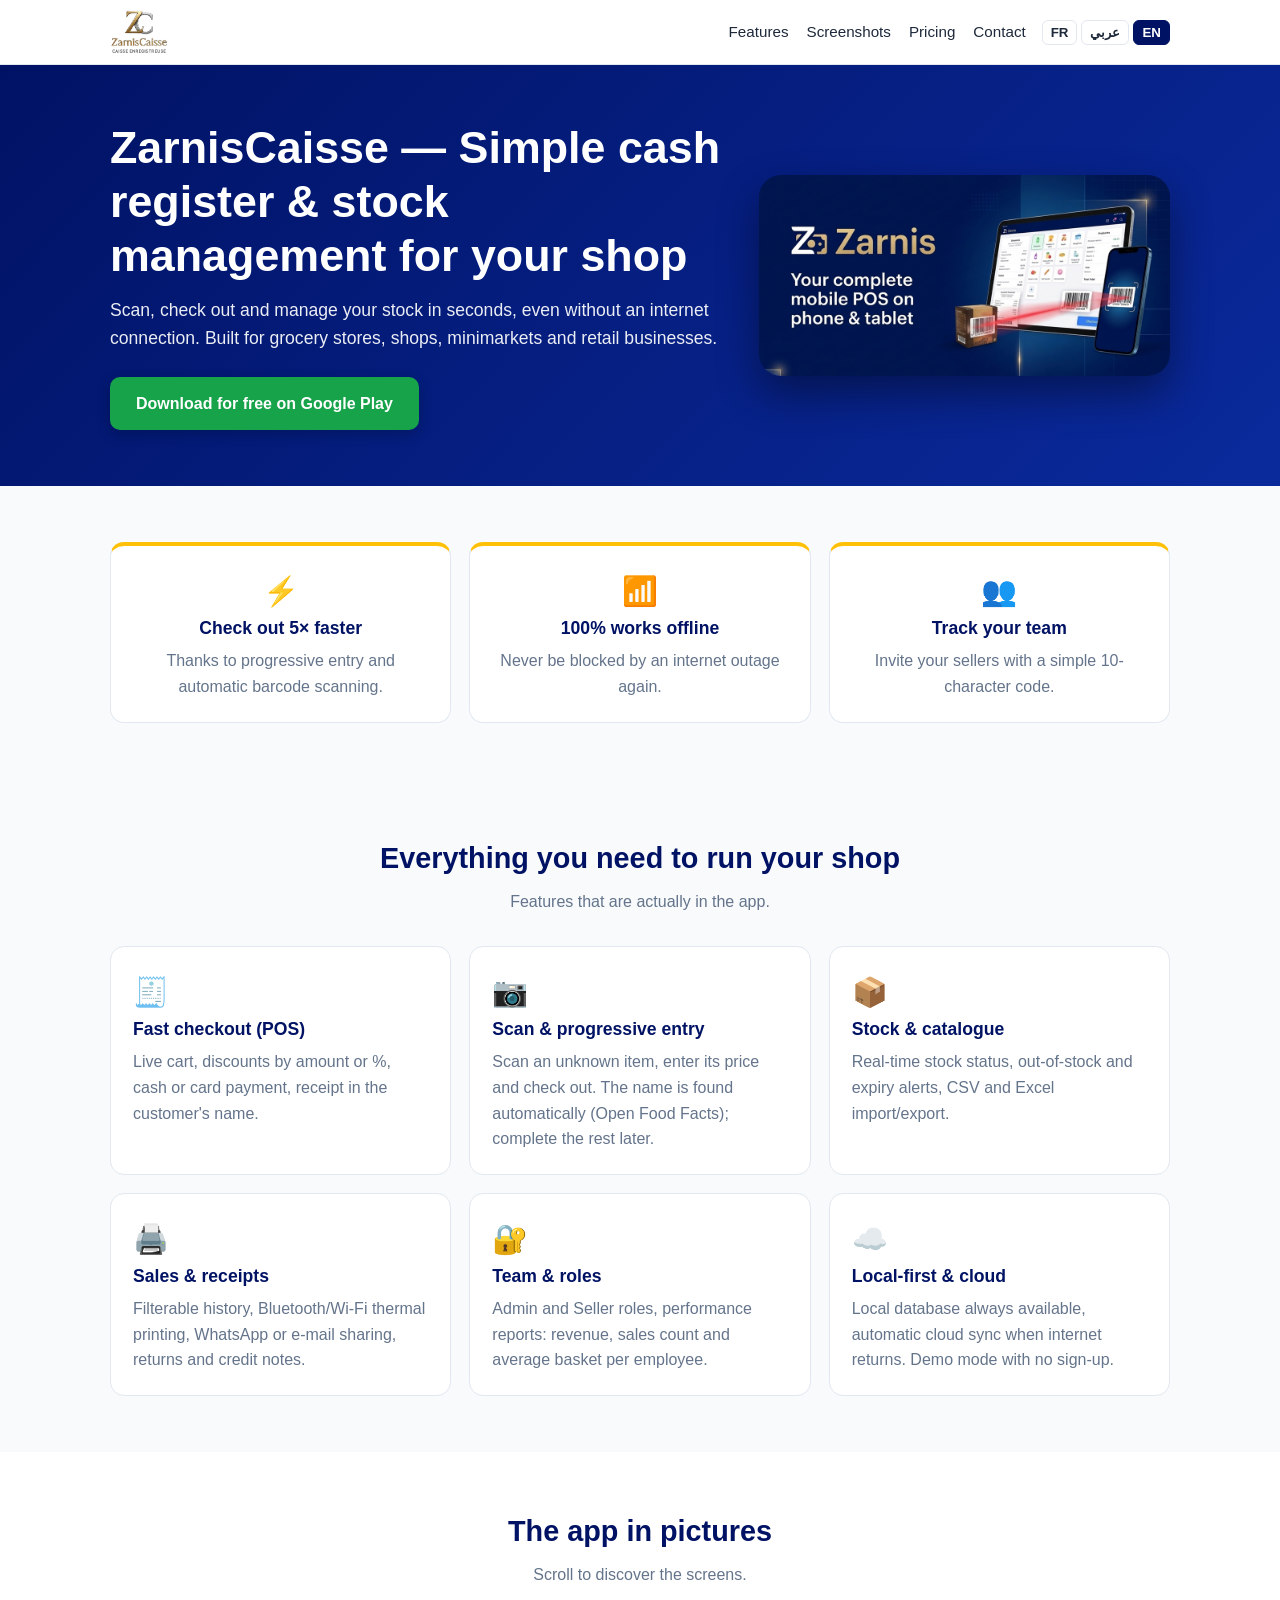
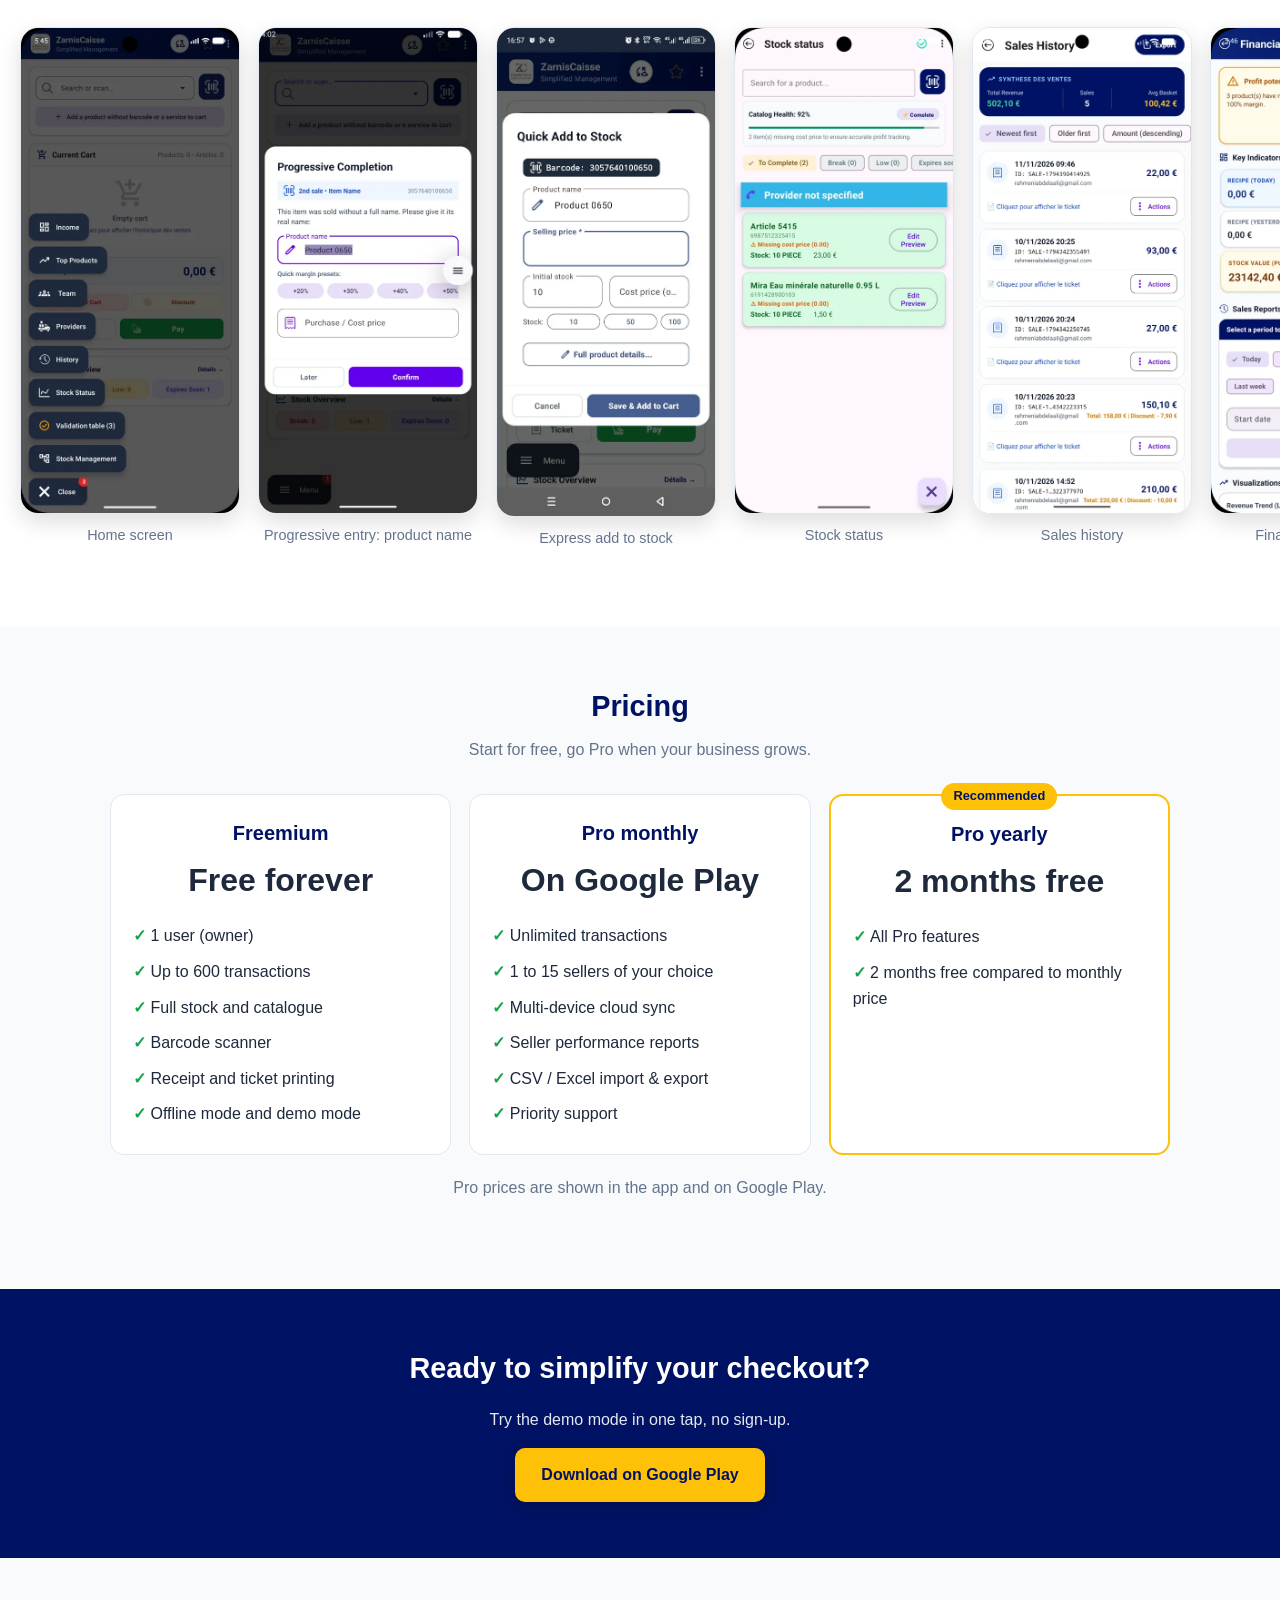
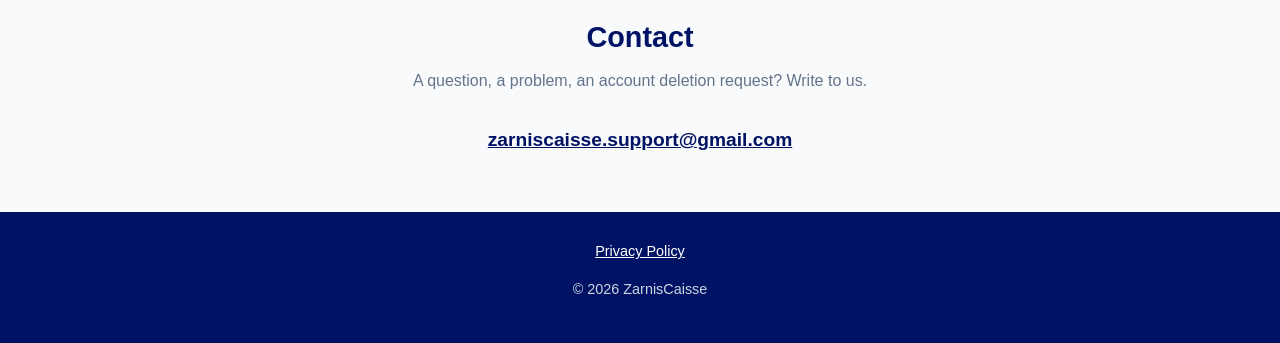
<file: index.html>
<!DOCTYPE html>
<html lang="fr" dir="ltr">
<head>
<meta charset="utf-8">
<meta name="viewport" content="width=device-width,initial-scale=1">
<title>ZarnisCaisse — Caisse enregistreuse &amp; gestion de stock</title>
<meta name="description" content="ZarnisCaisse : scannez, encaissez et gérez votre stock en quelques secondes, même sans internet. Application Android pour épiceries, boutiques et supérettes.">
<link rel="icon" href="img/icon.png">
<link rel="stylesheet" href="style.css">
</head>
<body>
<header><div class="w">
<a href="#top"><img src="img/logo.webp" alt="ZarnisCaisse"></a>
<nav><a href="#features" data-i18n="n1">Fonctionnalités</a><a href="#shots" data-i18n="n2">Captures</a><a href="#pricing" data-i18n="n3">Tarifs</a><a href="#contact" data-i18n="n4">Contact</a></nav>
<div class="lang"><button data-l="fr">FR</button><button data-l="ar">عربي</button><button data-l="en">EN</button></div>
</div></header>

<main id="top">
<div class="hero"><div class="w">
<div>
<h1 data-i18n="h1">ZarnisCaisse — La gestion de caisse &amp; de stock simplifiée pour votre commerce</h1>
<p data-i18n="sub">Scannez, encaissez et gérez votre stock en quelques secondes, même sans connexion internet. Conçu pour les épiceries, boutiques, supérettes et commerces de détail.</p>
<a class="btn" href="https://play.google.com/store/apps/details?id=com.zarnis.zarniscaisse&amp;pcampaignid=web_share" data-i18n="cta">Télécharger gratuitement sur Google Play</a>
</div>
<img src="img/zarnis_feature.png" alt="Écran d'accueil ZarnisCaisse" data-alt="alt1">
</div></div>

<section class="hl"><div class="w grid">
<div class="card"><div class="ic">⚡</div><h3 data-i18n="k1t">Encaissez 5 fois plus vite</h3><p data-i18n="k1d">Grâce à la saisie progressive et au scan automatique des codes-barres.</p></div>
<div class="card"><div class="ic">📶</div><h3 data-i18n="k2t">100 % fonctionnel hors-ligne</h3><p data-i18n="k2d">Ne soyez plus jamais bloqué par une coupure internet.</p></div>
<div class="card"><div class="ic">👥</div><h3 data-i18n="k3t">Suivez votre équipe</h3><p data-i18n="k3d">Invitez vos vendeurs avec un simple code à 10 caractères.</p></div>
</div></section>

<section id="features"><div class="w">
<h2 data-i18n="ft">Tout pour gérer votre commerce</h2><p class="sub" data-i18n="fs">Les fonctionnalités réellement présentes dans l'application.</p>
<div class="grid">
<div class="card"><div class="ic">🧾</div><h3 data-i18n="f1t">Caisse rapide (POS)</h3><p data-i18n="f1d">Panier en temps réel, remises en montant ou en %, paiement espèces ou carte, ticket au nom du client.</p></div>
<div class="card"><div class="ic">📷</div><h3 data-i18n="f2t">Scan &amp; saisie progressive</h3><p data-i18n="f2d">Scannez un article inconnu, entrez son prix et encaissez. Le nom est retrouvé automatiquement (Open Food Facts), le reste se complète plus tard.</p></div>
<div class="card"><div class="ic">📦</div><h3 data-i18n="f3t">Stock &amp; catalogue</h3><p data-i18n="f3d">État du stock en temps réel, alertes de rupture et de péremption, import/export CSV et Excel.</p></div>
<div class="card"><div class="ic">🖨️</div><h3 data-i18n="f4t">Ventes &amp; reçus</h3><p data-i18n="f4d">Historique filtrable, impression thermique Bluetooth/Wi-Fi, partage WhatsApp ou e-mail, retours et avoirs.</p></div>
<div class="card"><div class="ic">🔐</div><h3 data-i18n="f5t">Équipe &amp; rôles</h3><p data-i18n="f5d">Rôles Administrateur et Vendeur, rapports de performance : chiffre d'affaires, ventes et panier moyen par employé.</p></div>
<div class="card"><div class="ic">☁️</div><h3 data-i18n="f6t">Local-first &amp; cloud</h3><p data-i18n="f6d">Base locale toujours disponible, synchronisation automatique vers le cloud dès le retour d'internet. Mode démo sans inscription.</p></div>
</div></div></section>

<section id="shots" style="background:var(--card)"><h2 data-i18n="st">L'application en images</h2><p class="sub" data-i18n="ss">Faites défiler pour découvrir les écrans.</p>
<div class="shots">
<figure><img loading="lazy" src="img/accueil.webp" alt=""><figcaption data-i18n="c1">Écran d'accueil</figcaption></figure>
<figure><img loading="lazy" src="img/saisie.webp" alt=""><figcaption data-i18n="c2">Saisie progressive : nom du produit</figcaption></figure>
<figure><img loading="lazy" src="img/ajout.webp" alt=""><figcaption data-i18n="c3">Ajout express au stock</figcaption></figure>
<figure><img loading="lazy" src="img/stock.webp" alt=""><figcaption data-i18n="c4">État du stock</figcaption></figure>
<figure><img loading="lazy" src="img/ventes.webp" alt=""><figcaption data-i18n="c5">Historique des ventes</figcaption></figure>
<figure><img loading="lazy" src="img/finance.webp" alt=""><figcaption data-i18n="c6">Tableau de bord financier</figcaption></figure>
<figure><img loading="lazy" src="img/performance.webp" alt=""><figcaption data-i18n="c7">Performance des produits</figcaption></figure>
<figure><img loading="lazy" src="img/invitation.webp" alt=""><figcaption data-i18n="c8">Invitation d'un vendeur</figcaption></figure>
</div></section>

<section id="pricing"><div class="w">
<h2 data-i18n="pt">Tarifs</h2><p class="sub" data-i18n="ps">Commencez gratuitement, passez en Pro quand votre commerce grandit.</p>
<div class="grid">
<div class="card price"><h3 data-i18n="p1t">Freemium</h3><div class="amt" data-i18n="p1a">Gratuit à vie</div><ul>
<li data-i18n="p1a1">1 utilisateur (propriétaire)</li><li data-i18n="p1a2">Jusqu'à 600 transactions</li><li data-i18n="p1a3">Stock et catalogue complets</li><li data-i18n="p1a4">Scanner de codes-barres</li><li data-i18n="p1a5">Impression de reçus et tickets</li><li data-i18n="p1a6">Mode hors-ligne et mode démo</li></ul></div>
<div class="card price"><h3 data-i18n="p2t">Pro mensuel</h3><div class="amt" data-i18n="p2a">Sur Google Play</div><ul>
<li data-i18n="p2a1">Transactions illimitées</li><li data-i18n="p2a2">1 à 15 vendeurs au choix</li><li data-i18n="p2a3">Synchronisation cloud multi-appareils</li><li data-i18n="p2a4">Rapports de performance vendeur</li><li data-i18n="p2a5">Import / export CSV et Excel</li><li data-i18n="p2a6">Support prioritaire</li></ul></div>
<div class="card price rec"><span class="badge" data-i18n="rec">Recommandé</span><h3 data-i18n="p3t">Pro annuel</h3><div class="amt" data-i18n="p3a">2 mois offerts</div><ul>
<li data-i18n="p3a1">Toutes les fonctionnalités Pro</li><li data-i18n="p3a2">2 mois offerts par rapport au tarif mensuel</li></ul></div>
</div><p class="sub" style="margin-top:20px" data-i18n="pn">Les prix des formules Pro sont affichés dans l'application et sur Google Play.</p>
</div></section>

<section class="cta"><div class="w"><h2 data-i18n="dt">Prêt à simplifier votre caisse ?</h2><p data-i18n="dd">Testez le mode démo en un clic, sans inscription.</p>
<a class="btn gold" href="https://play.google.com/store/apps/details?id=com.zarnis.zarniscaisse&amp;pcampaignid=web_share" data-i18n="cta2">Télécharger sur Google Play</a></div></section>

<section id="contact" class="contact"><div class="w"><h2 data-i18n="ct">Contact</h2><p class="sub" data-i18n="cs">Une question, un souci, une demande de suppression de compte ? Écrivez-nous.</p>
<a class="m" href="mailto:zarniscaisse.support@gmail.com">zarniscaisse.support@gmail.com</a></div></section>
</main>

<footer><div class="w"><a href="privacy.html" data-i18n="fp">Politique de confidentialité</a><p>© 2026 ZarnisCaisse</p></div></footer>

<script>
const T={
en:{n1:"Features",n2:"Screenshots",n3:"Pricing",n4:"Contact",
h1:"ZarnisCaisse — Simple cash register & stock management for your shop",
sub:"Scan, check out and manage your stock in seconds, even without an internet connection. Built for grocery stores, shops, minimarkets and retail businesses.",
cta:"Download for free on Google Play",
k1t:"Check out 5× faster",k1d:"Thanks to progressive entry and automatic barcode scanning.",
k2t:"100% works offline",k2d:"Never be blocked by an internet outage again.",
k3t:"Track your team",k3d:"Invite your sellers with a simple 10-character code.",
ft:"Everything you need to run your shop",fs:"Features that are actually in the app.",
f1t:"Fast checkout (POS)",f1d:"Live cart, discounts by amount or %, cash or card payment, receipt in the customer's name.",
f2t:"Scan & progressive entry",f2d:"Scan an unknown item, enter its price and check out. The name is found automatically (Open Food Facts); complete the rest later.",
f3t:"Stock & catalogue",f3d:"Real-time stock status, out-of-stock and expiry alerts, CSV and Excel import/export.",
f4t:"Sales & receipts",f4d:"Filterable history, Bluetooth/Wi-Fi thermal printing, WhatsApp or e-mail sharing, returns and credit notes.",
f5t:"Team & roles",f5d:"Admin and Seller roles, performance reports: revenue, sales count and average basket per employee.",
f6t:"Local-first & cloud",f6d:"Local database always available, automatic cloud sync when internet returns. Demo mode with no sign-up.",
st:"The app in pictures",ss:"Scroll to discover the screens.",
c1:"Home screen",c2:"Progressive entry: product name",c3:"Express add to stock",c4:"Stock status",c5:"Sales history",c6:"Financial dashboard",c7:"Product performance",c8:"Inviting a seller",
pt:"Pricing",ps:"Start for free, go Pro when your business grows.",
p1t:"Freemium",p1a:"Free forever",p1a1:"1 user (owner)",p1a2:"Up to 600 transactions",p1a3:"Full stock and catalogue",p1a4:"Barcode scanner",p1a5:"Receipt and ticket printing",p1a6:"Offline mode and demo mode",
p2t:"Pro monthly",p2a:"On Google Play",p2a1:"Unlimited transactions",p2a2:"1 to 15 sellers of your choice",p2a3:"Multi-device cloud sync",p2a4:"Seller performance reports",p2a5:"CSV / Excel import & export",p2a6:"Priority support",
rec:"Recommended",p3t:"Pro yearly",p3a:"2 months free",p3a1:"All Pro features",p3a2:"2 months free compared to monthly price",
pn:"Pro prices are shown in the app and on Google Play.",
dt:"Ready to simplify your checkout?",dd:"Try the demo mode in one tap, no sign-up.",cta2:"Download on Google Play",
ct:"Contact",cs:"A question, a problem, an account deletion request? Write to us.",fp:"Privacy Policy",alt1:"ZarnisCaisse home screen"},
ar:{n1:"المزايا",n2:"لقطات الشاشة",n3:"الأسعار",n4:"اتصل بنا",
h1:"ZarnisCaisse — إدارة الصندوق والمخزون بكل بساطة لمتجرك",
sub:"امسح، حاسب وأدر مخزونك في ثوانٍ، حتى بدون اتصال بالإنترنت. مصمم للبقالات والمحلات والأسواق الصغيرة وتجارة التجزئة.",
cta:"حمّل مجانًا من Google Play",
k1t:"حاسب أسرع بخمس مرات",k1d:"بفضل الإدخال التدريجي والمسح التلقائي للباركود.",
k2t:"يعمل 100% بدون إنترنت",k2d:"لن يوقفك انقطاع الإنترنت بعد اليوم.",
k3t:"تابع فريقك",k3d:"ادعُ بائعيك برمز بسيط من 10 خانات.",
ft:"كل ما تحتاجه لإدارة متجرك",fs:"المزايا الموجودة فعلاً في التطبيق.",
f1t:"صندوق سريع (POS)",f1d:"سلة مباشرة، تخفيضات بمبلغ أو نسبة %، دفع نقدي أو بالبطاقة، وفاتورة باسم الزبون.",
f2t:"المسح والإدخال التدريجي",f2d:"امسح منتجًا غير معروف، أدخل سعره وحاسب فورًا. يُجلب الاسم تلقائيًا (Open Food Facts) وتكمل بقية البيانات لاحقًا.",
f3t:"المخزون والكتالوج",f3d:"حالة المخزون لحظيًا، تنبيهات النفاد وانتهاء الصلاحية، واستيراد/تصدير CSV وExcel.",
f4t:"المبيعات والفواتير",f4d:"سجل قابل للتصفية، طباعة حرارية عبر بلوتوث/Wi-Fi، مشاركة عبر واتساب أو البريد، والمرتجعات.",
f5t:"الفريق والصلاحيات",f5d:"دور المدير ودور البائع، وتقارير الأداء: رقم المعاملات وعدد المبيعات ومتوسط السلة لكل موظف.",
f6t:"محلي أولاً مع السحابة",f6d:"قاعدة بيانات محلية متاحة دائمًا ومزامنة تلقائية مع السحابة عند عودة الإنترنت. وضع تجريبي بدون تسجيل.",
st:"التطبيق بالصور",ss:"مرّر لاكتشاف الشاشات.",
c1:"الشاشة الرئيسية",c2:"الإدخال التدريجي: اسم المنتج",c3:"إضافة سريعة إلى المخزون",c4:"حالة المخزون",c5:"سجل المبيعات",c6:"لوحة القيادة المالية",c7:"أداء المنتجات",c8:"دعوة بائع",
pt:"الأسعار",ps:"ابدأ مجانًا وانتقل إلى Pro عندما يكبر نشاطك.",
p1t:"المجاني",p1a:"مجاني مدى الحياة",p1a1:"مستخدم واحد (المالك)",p1a2:"حتى 600 معاملة",p1a3:"مخزون وكتالوج كاملان",p1a4:"ماسح الباركود",p1a5:"طباعة الفواتير والتذاكر",p1a6:"وضع عدم الاتصال والوضع التجريبي",
p2t:"Pro شهري",p2a:"عبر Google Play",p2a1:"معاملات غير محدودة",p2a2:"من 1 إلى 15 بائعًا حسب اختيارك",p2a3:"مزامنة سحابية متعددة الأجهزة",p2a4:"تقارير أداء البائعين",p2a5:"استيراد وتصدير CSV / Excel",p2a6:"دعم ذو أولوية",
rec:"موصى به",p3t:"Pro سنوي",p3a:"شهران مجانًا",p3a1:"جميع مزايا Pro",p3a2:"شهران مجانًا مقارنة بالسعر الشهري",
pn:"أسعار Pro معروضة داخل التطبيق وعلى Google Play.",
dt:"جاهز لتبسيط صندوقك؟",dd:"جرّب الوضع التجريبي بنقرة واحدة دون تسجيل.",cta2:"حمّل من Google Play",
ct:"اتصل بنا",cs:"سؤال، مشكلة، أو طلب حذف حساب؟ راسلنا.",fp:"سياسة الخصوصية",alt1:"الشاشة الرئيسية لتطبيق ZarnisCaisse"}};
const fr={};document.querySelectorAll('[data-i18n]').forEach(e=>fr[e.dataset.i18n]=e.innerHTML);
document.querySelectorAll('[data-alt]').forEach(e=>fr[e.dataset.alt]=e.alt);T.fr=fr;
function setLang(l){const d=T[l]||fr;
document.documentElement.lang=l;document.documentElement.dir=l==='ar'?'rtl':'ltr';
document.querySelectorAll('[data-i18n]').forEach(e=>{if(d[e.dataset.i18n])e.innerHTML=d[e.dataset.i18n]});
document.querySelectorAll('[data-alt]').forEach(e=>e.alt=d[e.dataset.alt]);
document.title=d.h1.replace(/&amp;/g,'&');
document.querySelectorAll('.lang button').forEach(b=>b.classList.toggle('on',b.dataset.l===l));
try{localStorage.setItem('zc_lang',l)}catch(e){}}
document.querySelectorAll('.lang button').forEach(b=>b.onclick=()=>setLang(b.dataset.l));
let s='fr';try{s=localStorage.getItem('zc_lang')||(navigator.language||'fr').slice(0,2)}catch(e){}
setLang(T[s]?s:'fr');
</script>
</body>
</html>
</file>
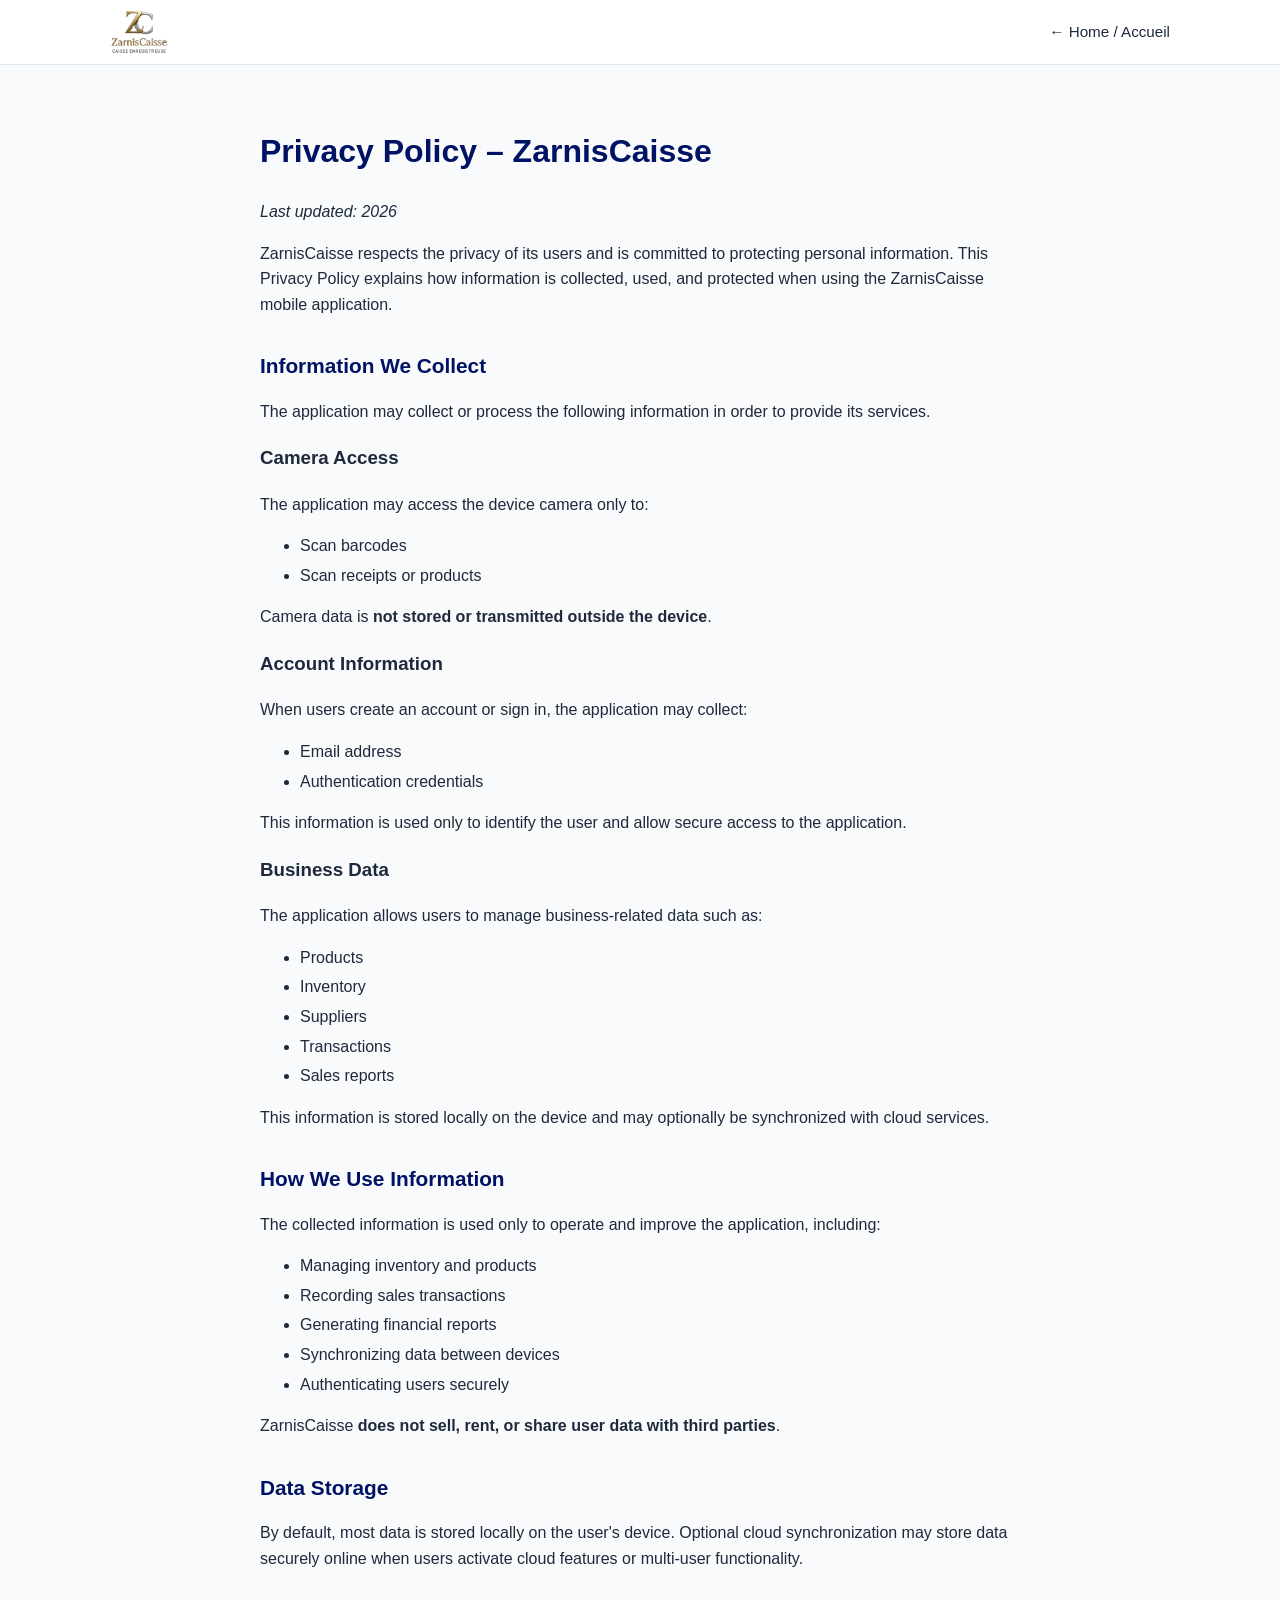
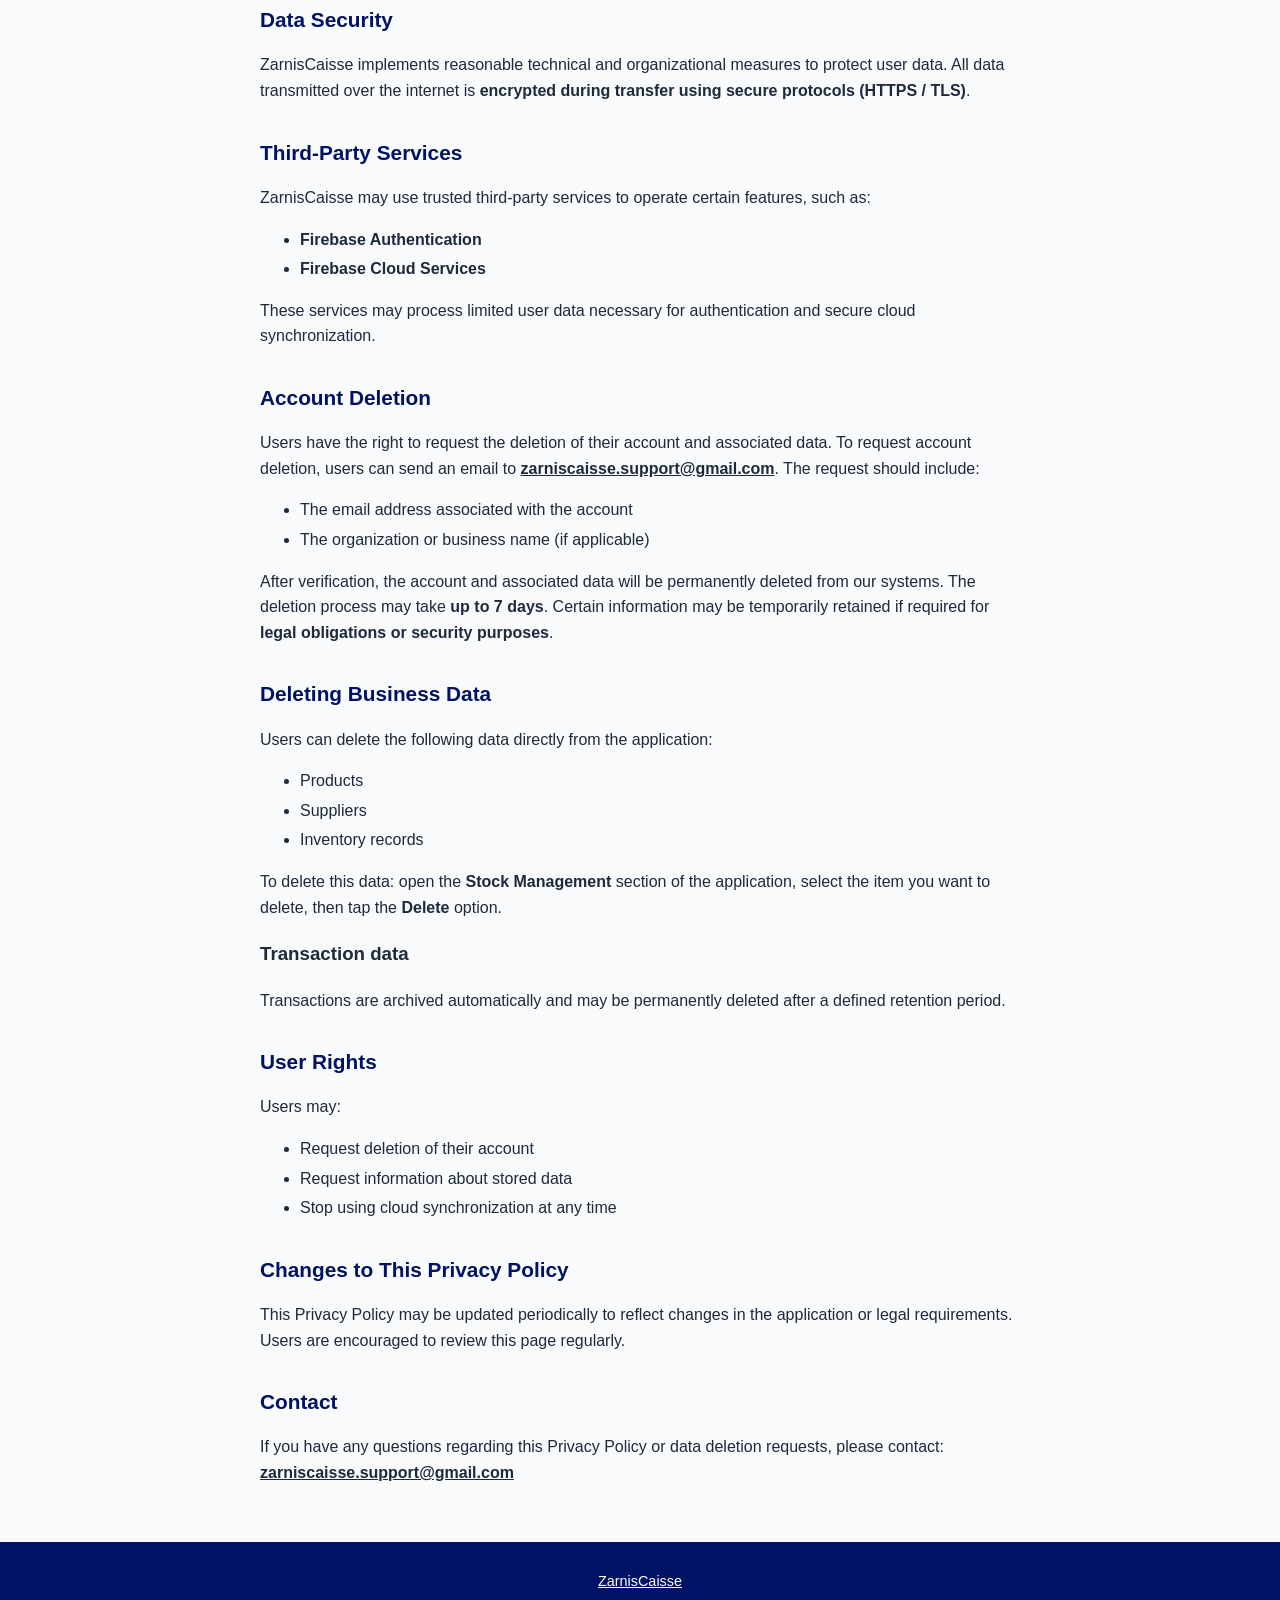
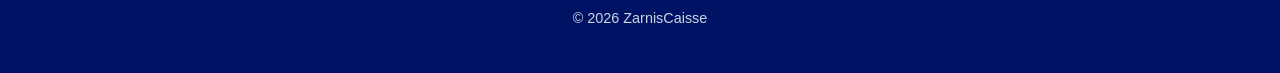
<file: privacy.html>
<!DOCTYPE html>
<html lang="en">
<head>
<meta charset="utf-8">
<meta name="viewport" content="width=device-width,initial-scale=1">
<title>Privacy Policy – ZarnisCaisse</title>
<link rel="icon" href="img/icon.png">
<link rel="stylesheet" href="style.css">
</head>
<body>
<header><div class="w"><a href="index.html"><img src="img/logo.webp" alt="ZarnisCaisse"></a><nav><a href="index.html">← Home / Accueil</a></nav></div></header>
<main class="doc">
<h1>Privacy Policy – ZarnisCaisse</h1>
<p><em>Last updated: 2026</em></p>
<p>ZarnisCaisse respects the privacy of its users and is committed to protecting personal information. This Privacy Policy explains how information is collected, used, and protected when using the ZarnisCaisse mobile application.</p>

<h2>Information We Collect</h2>
<p>The application may collect or process the following information in order to provide its services.</p>
<h3>Camera Access</h3>
<p>The application may access the device camera only to:</p>
<ul><li>Scan barcodes</li><li>Scan receipts or products</li></ul>
<p>Camera data is <strong>not stored or transmitted outside the device</strong>.</p>
<h3>Account Information</h3>
<p>When users create an account or sign in, the application may collect:</p>
<ul><li>Email address</li><li>Authentication credentials</li></ul>
<p>This information is used only to identify the user and allow secure access to the application.</p>
<h3>Business Data</h3>
<p>The application allows users to manage business-related data such as:</p>
<ul><li>Products</li><li>Inventory</li><li>Suppliers</li><li>Transactions</li><li>Sales reports</li></ul>
<p>This information is stored locally on the device and may optionally be synchronized with cloud services.</p>

<h2>How We Use Information</h2>
<p>The collected information is used only to operate and improve the application, including:</p>
<ul><li>Managing inventory and products</li><li>Recording sales transactions</li><li>Generating financial reports</li><li>Synchronizing data between devices</li><li>Authenticating users securely</li></ul>
<p>ZarnisCaisse <strong>does not sell, rent, or share user data with third parties</strong>.</p>

<h2>Data Storage</h2>
<p>By default, most data is stored locally on the user's device. Optional cloud synchronization may store data securely online when users activate cloud features or multi-user functionality.</p>

<h2>Data Security</h2>
<p>ZarnisCaisse implements reasonable technical and organizational measures to protect user data. All data transmitted over the internet is <strong>encrypted during transfer using secure protocols (HTTPS / TLS)</strong>.</p>

<h2>Third-Party Services</h2>
<p>ZarnisCaisse may use trusted third-party services to operate certain features, such as:</p>
<ul><li><strong>Firebase Authentication</strong></li><li><strong>Firebase Cloud Services</strong></li></ul>
<p>These services may process limited user data necessary for authentication and secure cloud synchronization.</p>

<h2>Account Deletion</h2>
<p>Users have the right to request the deletion of their account and associated data. To request account deletion, users can send an email to <a href="mailto:zarniscaisse.support@gmail.com"><strong>zarniscaisse.support@gmail.com</strong></a>. The request should include:</p>
<ul><li>The email address associated with the account</li><li>The organization or business name (if applicable)</li></ul>
<p>After verification, the account and associated data will be permanently deleted from our systems. The deletion process may take <strong>up to 7 days</strong>. Certain information may be temporarily retained if required for <strong>legal obligations or security purposes</strong>.</p>

<h2>Deleting Business Data</h2>
<p>Users can delete the following data directly from the application:</p>
<ul><li>Products</li><li>Suppliers</li><li>Inventory records</li></ul>
<p>To delete this data: open the <strong>Stock Management</strong> section of the application, select the item you want to delete, then tap the <strong>Delete</strong> option.</p>
<h3>Transaction data</h3>
<p>Transactions are archived automatically and may be permanently deleted after a defined retention period.</p>

<h2>User Rights</h2>
<p>Users may:</p>
<ul><li>Request deletion of their account</li><li>Request information about stored data</li><li>Stop using cloud synchronization at any time</li></ul>

<h2>Changes to This Privacy Policy</h2>
<p>This Privacy Policy may be updated periodically to reflect changes in the application or legal requirements. Users are encouraged to review this page regularly.</p>

<h2>Contact</h2>
<p>If you have any questions regarding this Privacy Policy or data deletion requests, please contact: <a href="mailto:zarniscaisse.support@gmail.com"><strong>zarniscaisse.support@gmail.com</strong></a></p>
</main>
<footer><div class="w"><a href="index.html">ZarnisCaisse</a><p>© 2026 ZarnisCaisse</p></div></footer>
</body>
</html>
</file>
<file: style.css>
:root{--p:#001264;--g:#16A34A;--gold:#FFC107;--bg:#F8FAFC;--tx:#1E293B;--mut:#64748b;--card:#fff;--bd:#e2e8f0}
@media(prefers-color-scheme:dark){:root{--bg:#0b1220;--tx:#e2e8f0;--mut:#94a3b8;--card:#111a2e;--bd:#22304d}}
*{box-sizing:border-box}html{scroll-behavior:smooth}
body{margin:0;font-family:Roboto,"Segoe UI",Tahoma,sans-serif;background:var(--bg);color:var(--tx);line-height:1.6}
img{max-width:100%;display:block}a{color:inherit}
.w{max-width:1100px;margin:auto;padding:0 20px}
header{position:sticky;top:0;z-index:9;background:#fff;border-bottom:1px solid var(--bd)}
header .w{display:flex;align-items:center;gap:16px;min-height:64px}
header img{height:44px;width:auto}
nav{display:flex;gap:18px;margin-inline-start:auto;font-size:.95rem}nav a{text-decoration:none;color:#1E293B}nav a:hover{color:var(--p)}
.lang{display:flex;gap:4px}.lang button{border:1px solid var(--bd);background:#fff;color:#1E293B;border-radius:6px;padding:4px 8px;cursor:pointer;font-weight:600}
.lang button.on{background:var(--p);color:#fff;border-color:var(--p)}
.hero{background:linear-gradient(135deg,var(--p),#0a2a9c);color:#fff;padding:56px 0}
.hero .w{display:grid;grid-template-columns:1.2fr .8fr;gap:32px;align-items:center}
.hero h1{font-size:clamp(1.8rem,4vw,2.8rem);line-height:1.2;margin:0 0 14px}
.hero p{font-size:1.1rem;opacity:.92;margin:0 0 24px}
.btn{display:inline-block;background:var(--g);color:#fff;text-decoration:none;font-weight:700;padding:14px 26px;border-radius:10px;box-shadow:0 4px 14px #0003}
.btn:hover{filter:brightness(1.08)}.btn.gold{background:var(--gold);color:#001264}
.hero img{max-height:520px;width:auto;margin:auto;border-radius:22px;box-shadow:0 18px 40px #0006}
section{padding:56px 0}h2{font-size:1.8rem;margin:0 0 8px;color:var(--p);text-align:center}
@media(prefers-color-scheme:dark){h2{color:#fff}}
.sub{text-align:center;color:var(--mut);margin:0 0 32px}
.grid{display:grid;gap:18px;grid-template-columns:repeat(auto-fit,minmax(260px,1fr))}
.card{background:var(--card);border:1px solid var(--bd);border-radius:14px;padding:22px}
.card h3{margin:0 0 6px;color:var(--p);font-size:1.1rem}@media(prefers-color-scheme:dark){.card h3{color:var(--gold)}}
.card p{margin:0;color:var(--mut)}.ic{font-size:1.8rem}
.hl .card{text-align:center;border-top:4px solid var(--gold)}
.shots{display:flex;gap:18px;overflow-x:auto;padding:8px 20px 20px;scroll-snap-type:x mandatory}
.shots figure{flex:0 0 220px;margin:0;scroll-snap-align:center;text-align:center}
.shots img{border-radius:18px;border:1px solid var(--bd);box-shadow:0 8px 22px #0002}
.shots figcaption{margin-top:10px;font-size:.9rem;color:var(--mut)}
.price{position:relative;text-align:center}.price h3{font-size:1.25rem}.price .amt{font-size:2rem;font-weight:800;color:var(--tx);margin:6px 0 12px}
.price ul{list-style:none;padding:0;margin:0;text-align:start}.price li{padding:5px 0}.price li::before{content:"✓ ";color:var(--g);font-weight:700}
.price.rec{border:2px solid var(--gold)}.badge{position:absolute;top:-13px;inset-inline-start:50%;transform:translateX(-50%);background:var(--gold);color:#001264;font-weight:700;font-size:.8rem;padding:3px 12px;border-radius:99px;white-space:nowrap}
[dir=rtl] .badge{transform:translateX(50%)}
.cta{background:var(--p);color:#fff;text-align:center}.cta h2{color:#fff}.cta p{opacity:.9}
.contact{text-align:center}.contact a.m{font-size:1.2rem;color:var(--p);font-weight:700}@media(prefers-color-scheme:dark){.contact a.m{color:var(--gold)}}
footer{background:#001264;color:#cbd5e1;padding:28px 0;font-size:.9rem;text-align:center}footer a{color:#fff;margin:0 10px}
.doc{max-width:800px;margin:auto;padding:40px 20px}.doc h1{color:var(--p)}.doc h2{text-align:start;font-size:1.3rem;margin-top:32px}.doc li{margin:4px 0}
@media(prefers-color-scheme:dark){.doc h1{color:#fff}}
@media(max-width:800px){nav{display:none}.lang{margin-inline-start:auto}.hero .w{grid-template-columns:1fr;text-align:center}.hero img{max-height:380px}}
</file>
